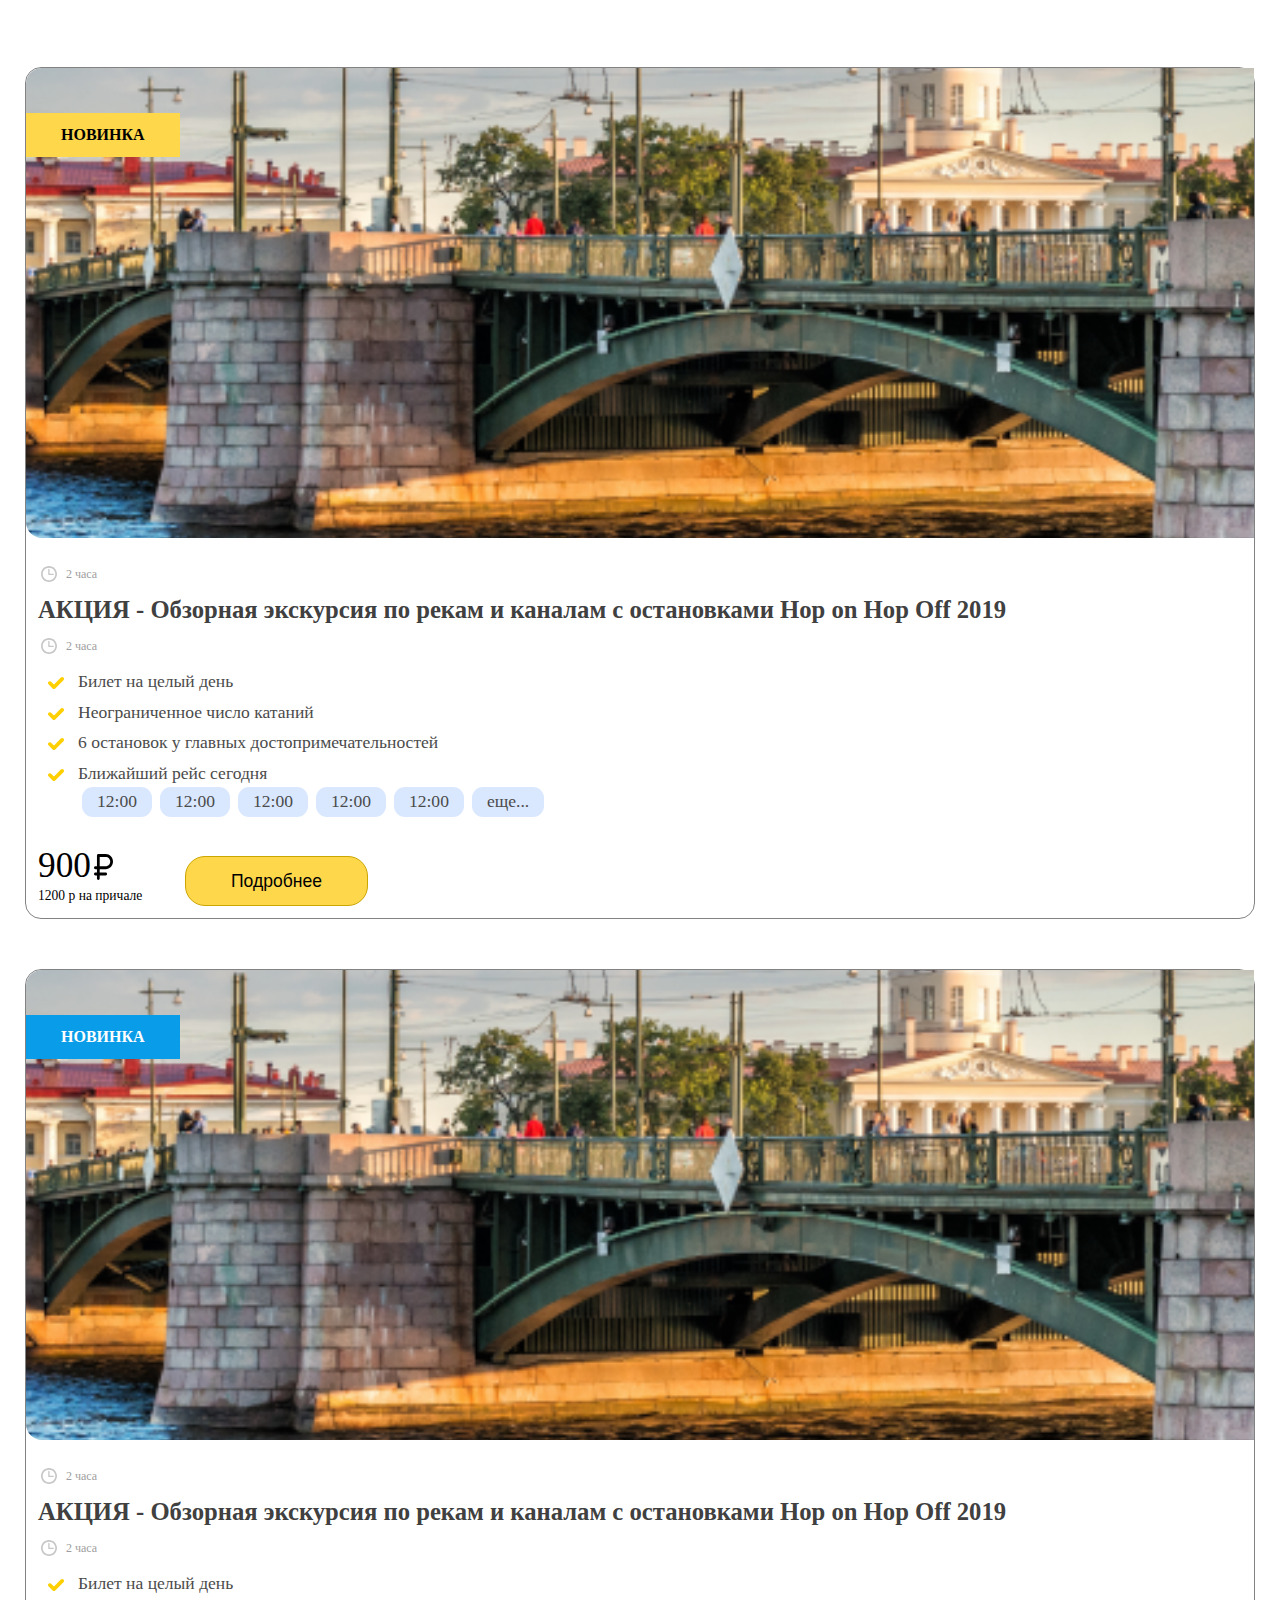
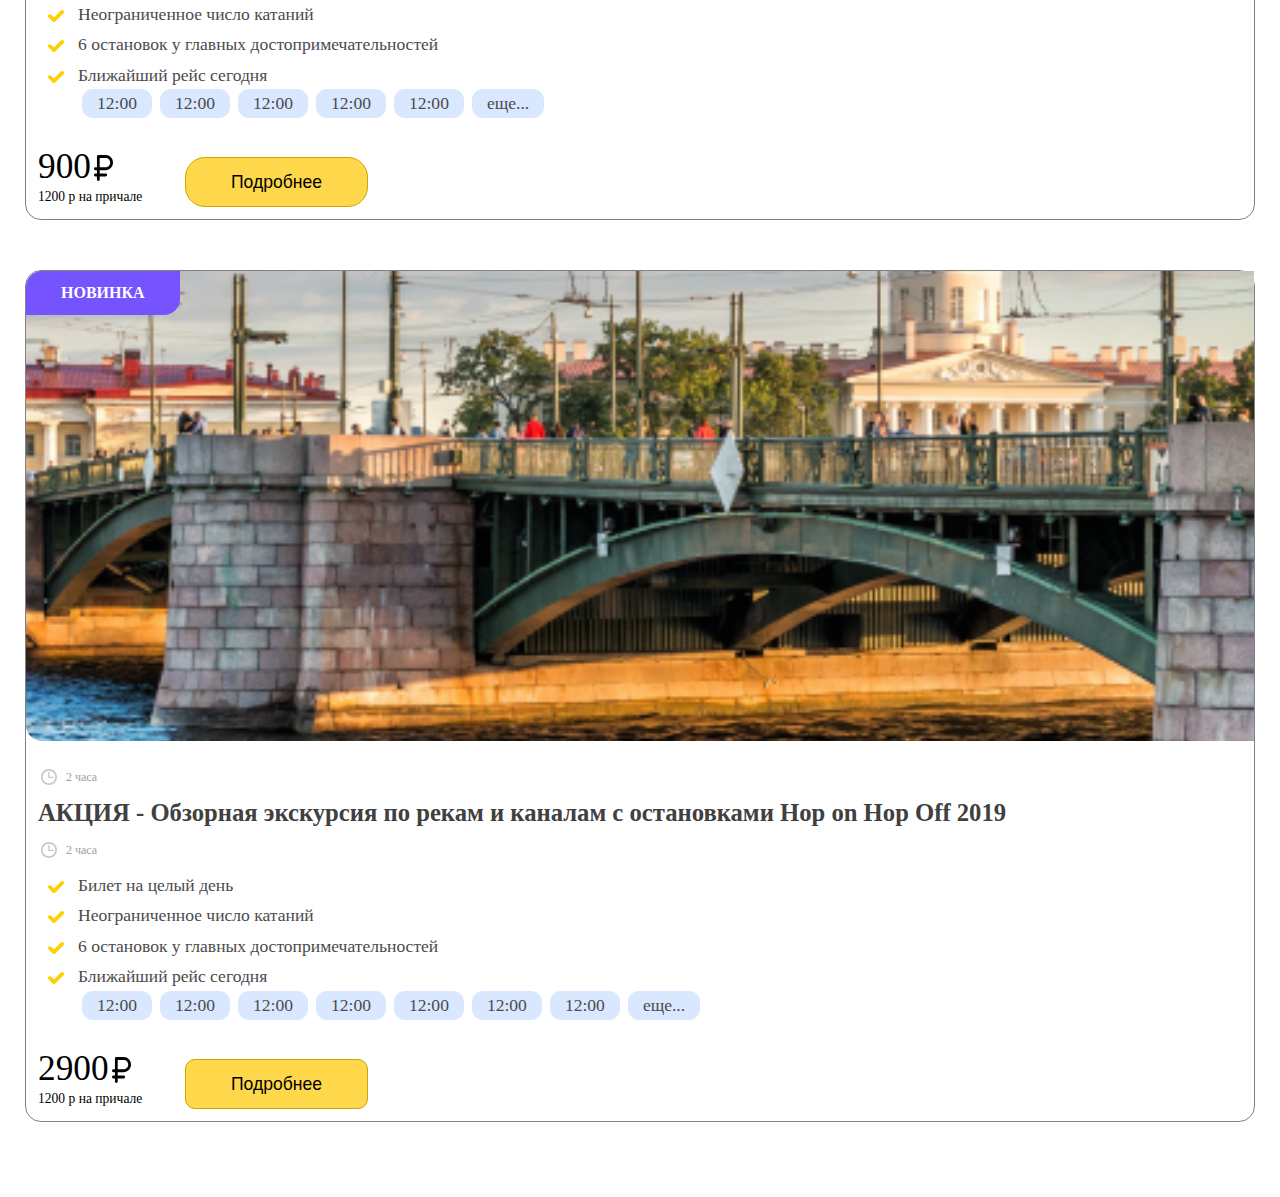
<file: index.html>
<!DOCTYPE html>
<html lang="en">
    <head>
        <meta charset="UTF-8">
        <meta http-equiv="X-UA-Compatible" content="IE=edge">
        <meta name="viewport" content="width=device-width, initial-scale=1.0">
        <title>Nevatrip - Водные прогулки и экскурсии по Петербургу</title>
        <link
            href="https://cdn.jsdelivr.net/npm/bootstrap@5.2.2/dist/css/bootstrap.min.css"
            rel="stylesheet"
            integrity="sha384-Zenh87qX5JnK2Jl0vWa8Ck2rdkQ2Bzep5IDxbcnCeuOxjzrPF/et3URy9Bv1WTRi"
            crossorigin="anonymous"
        >
        <link rel="stylesheet" href="style.css">
    </head>
    <body>
        <section class="container">
            <div class="row custom-card new__yellow">
                <div class="col-12 col-sm-5 custom-card__img">
                    <img src="img/card__img_1.jpg" alt="">
                </div>
                <div class="col-12 col-sm-7 custom-card__body">
                    <div class="d-sm-none custom-card__duration">2 часа</div>
                    <div class="custom-card__heading">
                        АКЦИЯ - Обзорная экскурсия по рекам и каналам с остановками Hop on Hop Off 2019
                    </div>
                    <div class="d-none d-sm-block custom-card__duration">2 часа</div>
                    <ul class="custom-card__list">
                        <li class="custom-card__list_item">Билет на целый день</li>
                        <li class="custom-card__list_item">Неограниченное число катаний</li>
                        <li class="custom-card__list_item">6 остановок у главных достопримечательностей</li>
                        <li class="row custom-card__list_item">
                            <div class="col-12 col-md-5 custom-card__departures_heading">Ближайший рейс сегодня</div>
                            <div class="col-12 col-md-7 custom-card__departures">
                                <div class="custom-card__departures_time">12:00</div>
                                <div class="custom-card__departures_time">12:00</div>
                                <div class="custom-card__departures_time">12:00</div>
                                <div class="custom-card__departures_time">12:00</div>
                                <div class="custom-card__departures_time">12:00</div>
                            </div>
                        </li>
                    </ul>
                    <div class="custom-card__footer">
                        <div class="custom-card__price">
                            <span class="custom-card__price_online">900</span>
                            <div class="custom-card__price_offline">1200 р на причале</div>
                        </div>
                        <button class="custom-card__button">Подробнее</button>
                    </div>
                </div>
            </div>
        </section>
        <section class="container">
            <div class="row custom-card new__blue">
                <div class="col-12 col-sm-5 custom-card__img">
                    <img src="img/card__img_1.jpg" alt="">
                </div>
                <div class="col-12 col-sm-7 custom-card__body">
                    <div class="d-sm-none custom-card__duration">2 часа</div>
                    <div class="custom-card__heading">
                        АКЦИЯ - Обзорная экскурсия по рекам и каналам с остановками Hop on Hop Off 2019
                    </div>
                    <div class="d-none d-sm-block custom-card__duration">2 часа</div>
                    <ul class="custom-card__list">
                        <li class="custom-card__list_item">Билет на целый день</li>
                        <li class="custom-card__list_item">Неограниченное число катаний</li>
                        <li class="custom-card__list_item">6 остановок у главных достопримечательностей</li>
                        <li class="row custom-card__list_item">
                            <div class="col-12 col-md-5 custom-card__departures_heading">Ближайший рейс сегодня</div>
                            <div class="col-12 col-md-7 custom-card__departures">
                                <div class="custom-card__departures_time">12:00</div>
                                <div class="custom-card__departures_time">12:00</div>
                                <div class="custom-card__departures_time">12:00</div>
                                <div class="custom-card__departures_time">12:00</div>
                                <div class="custom-card__departures_time">12:00</div>
                            </div>
                        </li>
                    </ul>
                    <div class="custom-card__footer">
                        <div class="custom-card__price">
                            <span class="custom-card__price_online">900</span>
                            <div class="custom-card__price_offline">1200 р на причале</div>
                        </div>
                        <button class="custom-card__button">Подробнее</button>
                    </div>
                </div>
            </div>
        </section>
        <section class="container">
            <div class="row custom-card new__blue_corner">
                <div class="col-12 col-sm-5 custom-card__img">
                    <img src="img/card__img_1.jpg" alt="">
                </div>
                <div class="col-12 col-sm-7 custom-card__body">
                    <div class="d-sm-none custom-card__duration">2 часа</div>
                    <div class="custom-card__heading">
                        АКЦИЯ - Обзорная экскурсия по рекам и каналам с остановками Hop on Hop Off 2019
                    </div>
                    <div class="d-none d-sm-block custom-card__duration">2 часа</div>
                    <ul class="custom-card__list">
                        <li class="custom-card__list_item">Билет на целый день</li>
                        <li class="custom-card__list_item">Неограниченное число катаний</li>
                        <li class="custom-card__list_item">6 остановок у главных достопримечательностей</li>
                        <li class="row custom-card__list_item">
                            <div class="col-12 col-md-5 custom-card__departures_heading">Ближайший рейс сегодня</div>
                            <div class="col-12 col-md-7 custom-card__departures">
                                <div class="custom-card__departures_time">12:00</div>
                                <div class="custom-card__departures_time">12:00</div>
                                <div class="custom-card__departures_time">12:00</div>
                                <div class="custom-card__departures_time">12:00</div>
                                <div class="custom-card__departures_time">12:00</div>
                                <div class="custom-card__departures_time">12:00</div>
                                <div class="custom-card__departures_time">12:00</div>
                            </div>
                        </li>
                    </ul>
                    <div class="custom-card__footer">
                        <div class="custom-card__price">
                            <span class="custom-card__price_online">2900</span>
                            <div class="custom-card__price_offline">1200 р на причале</div>
                        </div>
                        <button class="custom-card__button custom-card__button_right-angles">Подробнее</button>
                    </div>
                </div>
            </div>
        </section>
        <script src="scripts.js"></script>
    </body>
</html>
</file>
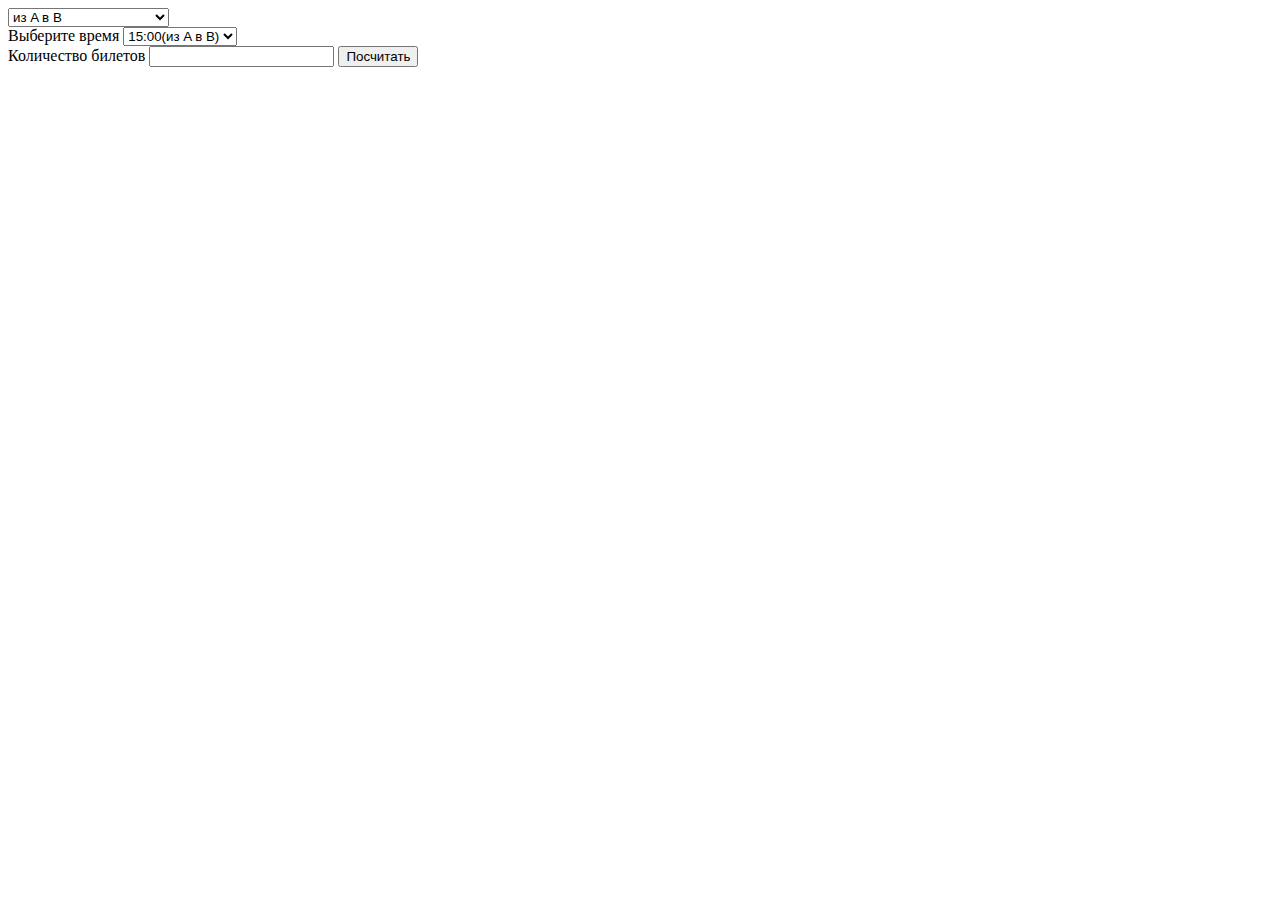
<file: JS_Task_2/index.html>
<!DOCTYPE html>
<html lang="en">
    <head>
        <meta charset="UTF-8">
        <meta http-equiv="X-UA-Compatible" content="IE=edge">
        <meta name="viewport" content="width=device-width, initial-scale=1.0">
        <title>Nevatrip - Водные прогулки и экскурсии по Петербургу</title>
    </head>
    <body>
        <form class="form" id="form">
            <div>
                <select name="route" id="route">
                    <option value="из A в B">из A в B</option>
                    <option value="из B в A">из B в A</option>
                    <option value="из A в B и обратно в А">из A в B и обратно в А</option>
                </select>
            </div>
            <div id="time__options">
                <label for="time">Выберите время</label>
                <select name="time" id="time"></select>
            </div>
            <div>
                <label for="num">Количество билетов</label>
                <input id="num">
                <button type="submit" id="button__count" class="button">Посчитать</button>
            </div>
            <div class="result" id="result"></div>
        </form>
        <script src="script.js"></script>
    </body>
</html>
</file>
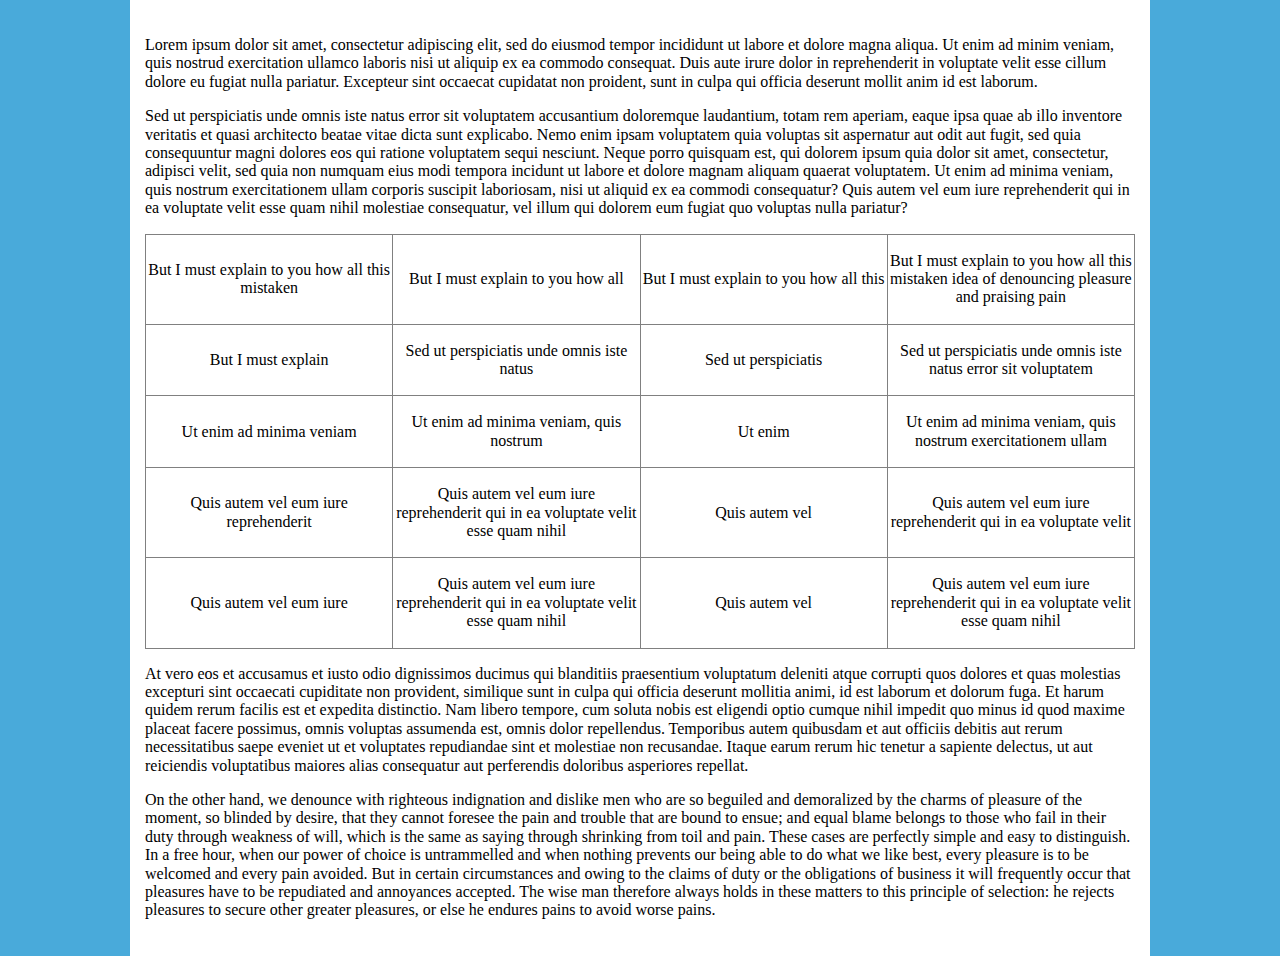
<file: layout_Test_2/index.html>
<!DOCTYPE html>
<html lang="en">
<head>
    <meta charset="UTF-8">
    <meta http-equiv="X-UA-Compatible" content="IE=edge">
    <meta name="viewport" content="width=device-width, initial-scale=1.0">
    <title>Document</title>
    <link rel="stylesheet" href="style.css">
</head>
<body>

    <div class="blog">
        <p>
            Lorem ipsum dolor sit amet, consectetur adipiscing elit, sed do eiusmod tempor incididunt ut labore et dolore magna aliqua. Ut enim ad minim veniam, quis nostrud exercitation ullamco laboris nisi ut aliquip ex ea commodo consequat. Duis aute irure dolor in reprehenderit in voluptate velit esse cillum dolore eu fugiat nulla pariatur. Excepteur sint occaecat cupidatat non proident, sunt in culpa qui officia deserunt mollit anim id est laborum.
        </p>
        <p>
            Sed ut perspiciatis unde omnis iste natus error sit voluptatem accusantium doloremque laudantium, totam rem aperiam, eaque ipsa quae ab illo inventore veritatis et quasi architecto beatae vitae dicta sunt explicabo. Nemo enim ipsam voluptatem quia voluptas sit aspernatur aut odit aut fugit, sed quia consequuntur magni dolores eos qui ratione voluptatem sequi nesciunt. Neque porro quisquam est, qui dolorem ipsum quia dolor sit amet, consectetur, adipisci velit, sed quia non numquam eius modi tempora incidunt ut labore et dolore magnam aliquam quaerat voluptatem. Ut enim ad minima veniam, quis nostrum exercitationem ullam corporis suscipit laboriosam, nisi ut aliquid ex ea commodi consequatur? Quis autem vel eum iure reprehenderit qui in ea voluptate velit esse quam nihil molestiae consequatur, vel illum qui dolorem eum fugiat quo voluptas nulla pariatur?
        </p>
        <table border="1" style="border-collapse: collapse; width: 100%; height: auto;">
            <tbody>
                <tr style="height: auto;">
                    <td style="width: 25%; height: auto; border-style: solid; text-align: center;">
                        <span style="font-weight: 400;">But I must explain to you how all this mistaken</span>
                    </td>
                    <td style="width: 25%; height: auto; border-style: solid;">
                        <p>
                            <span style="font-weight: 400;"></span>
                        </p>
                        <p style="text-align: center;">
                            <span style="font-weight: 400;">But I must explain to you how all</span>
                        </p>
                        <p>
                            <span style="font-weight: 400;"></span>
                        </p>
                    </td>
                    <td style="width: 25%; height: auto; border-style: solid; text-align: center;">
                        <span style="font-weight: 400;">But I must explain to you how all this</span>
                    </td>
                    <td style="width: 82.8017176331783%; height: auto; border-style: solid; text-align: center;">
                        <p>
                            <span style="font-weight: 400;"></span>
                        </p>
                            <span style="font-weight: 400; display: block;">But I must explain to you how all this mistaken idea of denouncing pleasure and praising pain</span>
                        </p>
                        <p>
                            <span style="font-weight: 400;"></span>
                        </p>
                    </td>
                </tr>
                <tr style="height: auto;">
                    <td style="width: 25%; height: auto; border-style: solid; text-align: center;">
                        <span style="font-weight: 400;">But I must explain</span>
                    </td>
                    <td style="width: 25%; height: auto; border-style: solid;">
                        <p>
                            <span style="font-weight: 400;"></span>
                        </p>
                        <p style="text-align: center;">
                            <span style="font-weight: 400;">Sed ut perspiciatis unde omnis iste natus</span>
                        </p>
                        <p>
                            <span style="font-weight: 400;"></span>
                        </p>
                    </td>
                    <td style="width: 25%; height: auto; border-style: solid; text-align: center;">
                        <span style="font-weight: 400;">Sed ut perspiciatis</span>
                    </td>
                    <td style="width: 82.8017176331783%; height: auto; border-style: solid; text-align: center;">
                        <p>
                            <span style="font-weight: 400;"></span>
                        </p>
                        <p>
                            <span style="font-weight: 400;">Sed ut perspiciatis unde omnis iste natus error sit voluptatem</span>
                        </p>
                        <p>
                            <span style="font-weight: 400;"></span>
                        </p>
                    </td>
                </tr>
                <tr style="height: auto;">
                    <td style="width: 25%; border-style: solid; height: auto; text-align: center;">
                        <span style="font-weight: 400;">Ut enim ad minima veniam</span>
                    </td>
                    <td style="width: 25%; border-style: solid; height: auto;">
                        <p>
                            <span style="font-weight: 400;"></span>
                        </p>
                        <p style="text-align: center;">
                            <span style="font-weight: 400;">Ut enim ad minima veniam, quis nostrum</span>
                        </p>
                        <p>
                            <span style="font-weight: 400;"></span>
                        </p>
                    </td>
                    <td style="width: 25%; border-style: solid; height: auto; text-align: center;">
                        <span style="font-weight: 400;">Ut enim</span>
                    </td>
                    <td style="width: 82.8017176331783%; border-style: solid; height: auto; text-align: center;">
                        <p>
                            <span style="font-weight: 400;"></span>
                        </p>
                        <p>
                            <span style="font-weight: 400;">Ut enim ad minima veniam, quis nostrum exercitationem ullam</span>
                            <span style="font-weight: 400;"></span>
                        </p>
                        <p>
                            <span style="font-weight: 400;"></span>
                        </p>
                    </td>
                </tr>
                <tr style="height: auto;">
                    <td style="width: 25%; border-style: solid; height: auto; text-align: center;">
                        <span style="font-weight: 400;">Quis autem vel eum iure reprehenderit</span>
                    </td>
                    <td style="width: 25%; border-style: solid; height: auto;">
                        <p>
                            <span style="font-weight: 400;"></span>
                        </p>
                        <p style="text-align: center;">
                            <span style="font-weight: 400;">Quis autem vel eum iure reprehenderit qui in ea voluptate velit esse quam nihil</span>
                        </p>
                        <p>
                            <span style="font-weight: 400;"></span>
                        </p>
                    </td>
                    <td style="width: 25%; border-style: solid; height: auto; text-align: center;">
                        <span style="font-weight: 400;">Quis autem vel</span>
                    </td>
                    <td style="width: 82.8017176331783%; border-style: solid; height: auto; text-align: center;">
                        <span style="font-weight: 400;">Quis autem vel eum iure reprehenderit qui in ea voluptate velit</span>
                    </td>
                </tr>
                <tr style="height: auto;">
                    <td style="width: 25%; border-style: solid; height: auto; text-align: center;">
                        <span style="font-weight: 400;">Quis autem vel eum iure</span>
                    </td>
                    <td style="width: 25%; border-style: solid; height: auto;">
                        <p>
                            <span style="font-weight: 400;"></span>
                        </p>
                        <p style="text-align: center;">
                            <span style="font-weight: 400;">Quis autem vel eum iure reprehenderit qui in ea voluptate velit esse quam nihil</span>
                        </p>
                        <p>
                            <span style="font-weight: 400;"></span>
                        </p>
                    </td>
                    <td style="width: 25%; border-style: solid; height: auto; text-align: center;">
                        <span style="font-weight: 400;">Quis autem vel</span>
                    </td>
                    <td style="width: 82.8017176331783%; border-style: solid; height: auto; text-align: center;">
                        <span style="font-weight: 400;">Quis autem vel eum iure reprehenderit qui in ea voluptate velit esse quam nihil</span>
                    </td>
                </tr>
            </tbody>
        </table>
        <p>At vero eos et accusamus et iusto odio dignissimos ducimus qui blanditiis praesentium voluptatum deleniti atque corrupti quos dolores et quas molestias excepturi sint occaecati cupiditate non provident, similique sunt in culpa qui officia deserunt mollitia animi, id est laborum et dolorum fuga. Et harum quidem rerum facilis est et expedita distinctio. Nam libero tempore, cum soluta nobis est eligendi optio cumque nihil impedit quo minus id quod maxime placeat facere possimus, omnis voluptas assumenda est, omnis dolor repellendus. Temporibus autem quibusdam et aut officiis debitis aut rerum necessitatibus saepe eveniet ut et voluptates repudiandae sint et molestiae non recusandae. Itaque earum rerum hic tenetur a sapiente delectus, ut aut reiciendis voluptatibus maiores alias consequatur aut perferendis doloribus asperiores repellat.</p>
        <p>On the other hand, we denounce with righteous indignation and dislike men who are so beguiled and demoralized by the charms of pleasure of the moment, so blinded by desire, that they cannot foresee the pain and trouble that are bound to ensue; and equal blame belongs to those who fail in their duty through weakness of will, which is the same as saying through shrinking from toil and pain. These cases are perfectly simple and easy to distinguish. In a free hour, when our power of choice is untrammelled and when nothing prevents our being able to do what we like best, every pleasure is to be welcomed and every pain avoided. But in certain circumstances and owing to the claims of duty or the obligations of business it will frequently occur that pleasures have to be repudiated and annoyances accepted. The wise man therefore always holds in these matters to this principle of selection: he rejects pleasures to secure other greater pleasures, or else he endures pains to avoid worse pains.</p>
    </div>
    
    
</body>
</html>
</file>
<file: style.css>
:root {
    --border__color: #828282;
    --additional-text__color: #9E9E9E;
    --time__background_color: #D9E8FF;
    --time__background_color_active: #6BA6FF;
    --button__background_color: #FED74B;
    --button__border_color: #CBA500;

    --card__border_radius: 16px;
    --button__border_radius: 20px;
}

body {
    margin-top: 50px;
    padding: 17px;
}

.new__yellow {
    position: relative;
}

.new__yellow::after {
    content: "Новинка";
    display: block;
    position: absolute;
    padding: 12px 35px;
    top: 40px;
    left: 0;
    text-transform: uppercase;
    background-color: #FED74B;
    font-weight: 600;
    font-size: 12px;
    line-height: 20px;
}

.new__blue {
    position: relative;
}

.new__blue::after {
    content: "Новинка";
    display: block;
    position: absolute;
    padding: 12px 35px;
    top: 40px;
    left: 0;
    text-transform: uppercase;
    background-color: #099CE8;
    color: white;
    font-weight: 600;
    font-size: 12px;
    line-height: 20px;
}

.new__blue_corner {
    position: relative;
}

.new__blue_corner::after {
    content: "Новинка";
    display: block;
    position: absolute;
    padding: 12px 35px;
    top: 0;
    left: 0;
    text-transform: uppercase;
    background-color: #7553FF;
    border-radius: var(--card__border_radius) 0 var(--card__border_radius) 0;
    color: white;
    font-weight: 600;
    font-size: 12px;
    line-height: 20px;
}


.custom-card {
    border-radius: var(--card__border_radius);
    border: 0.3px solid var(--border__color);
    font-family: "Open Sans";
    margin-bottom: 50px;
}

.custom-card__img {
    padding: 0;
}

.custom-card__img img {
    object-fit: cover;
    width: 100%;
    height: 100%;
    min-height: 220px;
    max-height: 470px;
    border-radius: var(--card__border_radius) var(--card__border_radius) 0 0;
}

.custom-card__body {
    padding: 12px;
}

.custom-card__duration {
    color: var(--additional-text__color);
    font-weight: 400;
    font-size: 12px;
    line-height: 20px;
    padding-left: 16px;
    margin: 10px 0 10px 12px;
    position: relative;
}

.custom-card__duration::before {
    content: "";
    display: block;
    width: 16px;
    height: 16px;
    background-image: url(img/clock.svg);
    position: absolute;
    left: -9px;
    top: 2px;
}

.custom-card__heading {
    font-weight: 600;
    font-size: 14px;
    line-height: 131%;
    color: #404040;
}

.custom-card__list {
    list-style: none;
}

.custom-card__list_item {
    color: #4B4B4B;
    position: relative;
    font-weight: 400;
    font-size: 14px;
    line-height: 111%;
    margin: 10px 0;
}

.custom-card__list_item::before {
    content: "";
    display: block;
    position: absolute;
    background-image: url(img/check-mark.svg);
    width: 16px;
    height: 16px;
    top: 3px;
    left: -30px;
}

.custom-card__departures {
    display: flex;
    margin-top: 10px;
    padding-left: 0;
    flex-wrap: wrap;
}

.custom-card__departures_heading {
    padding-left: 0;
}

.custom-card__departures_time {
    padding: 2px 10px;
    margin: 4px 4px;
    border-radius: 11px;
    background-color: var(--time__background_color);
    cursor: pointer;
}

.custom-card__departures_time:active, 
.custom-card__departures_time:hover {
    background-color: var(--time__background_color_active);
    color: white;
}

.custom-card__footer {
    display: flex;
    justify-content: space-between;
    max-width: 330px;
    margin-top: 35px;
}

.custom-card__price {
    display: flex;
    justify-content: center;
    align-items: flex-start;
    flex-direction: column;
}

.custom-card__price_online {
    font-weight: 400;
    font-size: 30px;
    line-height: 20px;
    position: relative;
}

.custom-card__price_online::after {
    content: "";
    display: block;
    width: 19px;
    height: 23px;
    position: absolute;
    top: -2px;
    right: -22px;
    background-image: url(img/ruble.svg);
    background-size: contain;
    background-repeat: no-repeat;
    background-position: center;
}

.custom-card__price_offline {
    font-weight: 400;
    font-size: 10px;
    line-height: 20px;
    margin-top: 2px;
}

.custom-card__button {
    background-color: var(--button__background_color);
    border: 0.5px solid var(--button__border_color);
    border-radius: var(--button__border_radius);
    font-weight: 400;
    font-size: 14px;
    line-height: 20px;
    padding: 12px 45px;
}

.custom-card__button_right-angles {
    border-radius: 10px;
}

@media (min-width: 575px) {
    .new__yellow::after {
        font-size: 16px;
        top: 45px;
    }

    .new__blue::after {
        font-size: 16px;
        top: 45px;
    }

    .new__blue_corner::after {
        font-size: 16px;
    }

    .custom-card__img img {
        border-radius: var(--card__border_radius) 0 0 var(--card__border_radius);
    }

    .custom-card__heading {
        font-size: calc(14px + 12 * (100vw/1440));
    }

    .custom-card__list_item {
        font-size: calc(14px + 4 * (100vw/1440));
        margin: 11px 0;
    }

    .custom-card__departures {
        margin-top: 0;
    }

    .custom-card__departures_time {
        padding: 5px 15px;
    }

    .custom-card__price_online {
        font-size: 36px;
        font-size: calc(30px + 6 * (100vw/1440));
    }

    .custom-card__price_online::after {
        height: 26px;
    }

    .custom-card__price_offline {
        font-size: calc(10px + 4 * (100vw/1440));
        margin-top: 10px;
    }

    .custom-card__button {
        font-size: calc(14px + 4 * (100vw/1440));
    }
}
</file>
<file: layout_Test_2/style.css>
/*! normalize.css v8.0.1 | MIT License | github.com/necolas/normalize.css */

/* Document
   ========================================================================== */

/**
 * 1. Correct the line height in all browsers.
 * 2. Prevent adjustments of font size after orientation changes in iOS.
 */

 html {
    line-height: 1.15; /* 1 */
    -webkit-text-size-adjust: 100%; /* 2 */
  }
  
  /* Sections
     ========================================================================== */
  
  /**
   * Remove the margin in all browsers.
   */
  
  body {
    margin: 0;
    overflow-x: hidden;
  }
  /**
   * Render the `main` element consistently in IE.
   */
  
  main {
    display: block;
  }
  
  /**
   * Correct the font size and margin on `h1` elements within `section` and
   * `article` contexts in Chrome, Firefox, and Safari.
   */
  
  h1 {
    font-size: 2em;
    margin: 0.67em 0;
  }
  
  /* Grouping content
     ========================================================================== */
  
  /**
   * 1. Add the correct box sizing in Firefox.
   * 2. Show the overflow in Edge and IE.
   */
  
  hr {
    box-sizing: content-box; /* 1 */
    height: 0; /* 1 */
    overflow: visible; /* 2 */
  }
  
  /**
   * 1. Correct the inheritance and scaling of font size in all browsers.
   * 2. Correct the odd `em` font sizing in all browsers.
   */
  
  pre {
    font-family: monospace, monospace; /* 1 */
    font-size: 1em; /* 2 */
  }
  
  /* Text-level semantics
     ========================================================================== */
  
  /**
   * Remove the gray background on active links in IE 10.
   */
  
  a {
    background-color: transparent;
  }
  
  /**
   * 1. Remove the bottom border in Chrome 57-
   * 2. Add the correct text decoration in Chrome, Edge, IE, Opera, and Safari.
   */
  
  abbr[title] {
    border-bottom: none; /* 1 */
    text-decoration: underline; /* 2 */
    text-decoration: underline dotted; /* 2 */
  }
  
  /**
   * Add the correct font weight in Chrome, Edge, and Safari.
   */
  
  b,
  strong {
    font-weight: bolder;
  }
  
  /**
   * 1. Correct the inheritance and scaling of font size in all browsers.
   * 2. Correct the odd `em` font sizing in all browsers.
   */
  
  code,
  kbd,
  samp {
    font-family: monospace, monospace; /* 1 */
    font-size: 1em; /* 2 */
  }
  
  /**
   * Add the correct font size in all browsers.
   */
  
  small {
    font-size: 80%;
  }
  
  /**
   * Prevent `sub` and `sup` elements from affecting the line height in
   * all browsers.
   */
  
  sub,
  sup {
    font-size: 75%;
    line-height: 0;
    position: relative;
    vertical-align: baseline;
  }
  
  sub {
    bottom: -0.25em;
  }
  
  sup {
    top: -0.5em;
  }
  
  /* Embedded content
     ========================================================================== */
  
  /**
   * Remove the border on images inside links in IE 10.
   */
  
  img {
    border-style: none;
  }
  
  /* Forms
     ========================================================================== */
  
  /**
   * 1. Change the font styles in all browsers.
   * 2. Remove the margin in Firefox and Safari.
   */
  
  button,
  input,
  optgroup,
  select,
  textarea {
    font-family: inherit; /* 1 */
    font-size: 100%; /* 1 */
    line-height: 1.15; /* 1 */
    margin: 0; /* 2 */
  }
  
  /**
   * Show the overflow in IE.
   * 1. Show the overflow in Edge.
   */
  
  button,
  input { /* 1 */
    overflow: visible;
  }
  
  /**
   * Remove the inheritance of text transform in Edge, Firefox, and IE.
   * 1. Remove the inheritance of text transform in Firefox.
   */
  
  button,
  select { /* 1 */
    text-transform: none;
  }
  
  /**
   * Correct the inability to style clickable types in iOS and Safari.
   */
  
  button,
  [type="button"],
  [type="reset"],
  [type="submit"] {
    -webkit-appearance: button;
  }
  
  /**
   * Remove the inner border and padding in Firefox.
   */
  
  button::-moz-focus-inner,
  [type="button"]::-moz-focus-inner,
  [type="reset"]::-moz-focus-inner,
  [type="submit"]::-moz-focus-inner {
    border-style: none;
    padding: 0;
  }
  
  /**
   * Restore the focus styles unset by the previous rule.
   */
  
  button:-moz-focusring,
  [type="button"]:-moz-focusring,
  [type="reset"]:-moz-focusring,
  [type="submit"]:-moz-focusring {
    outline: 1px dotted ButtonText;
  }
  
  /**
   * Correct the padding in Firefox.
   */
  
  fieldset {
    padding: 0.35em 0.75em 0.625em;
  }
  
  /**
   * 1. Correct the text wrapping in Edge and IE.
   * 2. Correct the color inheritance from `fieldset` elements in IE.
   * 3. Remove the padding so developers are not caught out when they zero out
   *    `fieldset` elements in all browsers.
   */
  
  legend {
    box-sizing: border-box; /* 1 */
    color: inherit; /* 2 */
    display: table; /* 1 */
    max-width: 100%; /* 1 */
    padding: 0; /* 3 */
    white-space: normal; /* 1 */
  }
  
  /**
   * Add the correct vertical alignment in Chrome, Firefox, and Opera.
   */
  
  progress {
    vertical-align: baseline;
  }
  
  /**
   * Remove the default vertical scrollbar in IE 10+.
   */
  
  textarea {
    overflow: auto;
  }
  
  /**
   * 1. Add the correct box sizing in IE 10.
   * 2. Remove the padding in IE 10.
   */
  
  [type="checkbox"],
  [type="radio"] {
    box-sizing: border-box; /* 1 */
    padding: 0; /* 2 */
  }
  
  /**
   * Correct the cursor style of increment and decrement buttons in Chrome.
   */
  
  [type="number"]::-webkit-inner-spin-button,
  [type="number"]::-webkit-outer-spin-button {
    height: auto;
  }
  
  /**
   * 1. Correct the odd appearance in Chrome and Safari.
   * 2. Correct the outline style in Safari.
   */
  
  [type="search"] {
    -webkit-appearance: textfield; /* 1 */
    outline-offset: -2px; /* 2 */
  }
  
  /**
   * Remove the inner padding in Chrome and Safari on macOS.
   */
  
  [type="search"]::-webkit-search-decoration {
    -webkit-appearance: none;
  }
  
  /**
   * 1. Correct the inability to style clickable types in iOS and Safari.
   * 2. Change font properties to `inherit` in Safari.
   */
  
  ::-webkit-file-upload-button {
    -webkit-appearance: button; /* 1 */
    font: inherit; /* 2 */
  }
  
  /* Interactive
     ========================================================================== */
  
  /*
   * Add the correct display in Edge, IE 10+, and Firefox.
   */
  
  details {
    display: block;
  }
  
  /*
   * Add the correct display in all browsers.
   */
  
  summary {
    display: list-item;
  }
  
  /* Misc
     ========================================================================== */
  
  /**
   * Add the correct display in IE 10+.
   */
  
  template {
    display: none;
  }
  
  /**
   * Add the correct display in IE 10.
   */
  
  [hidden] {
    display: none;
  }
  
  html{
    background-color: #49aada;
  }
  
  .blog{
    position: relative;
    margin: 0 auto;
    padding: 20px 15px;
    width: 990px;
    max-width:95%;
    background-color: #fff;
  }

  @media (max-width: 350px) {
    table {
        font-size: 12px;
    }
  }
</file>
